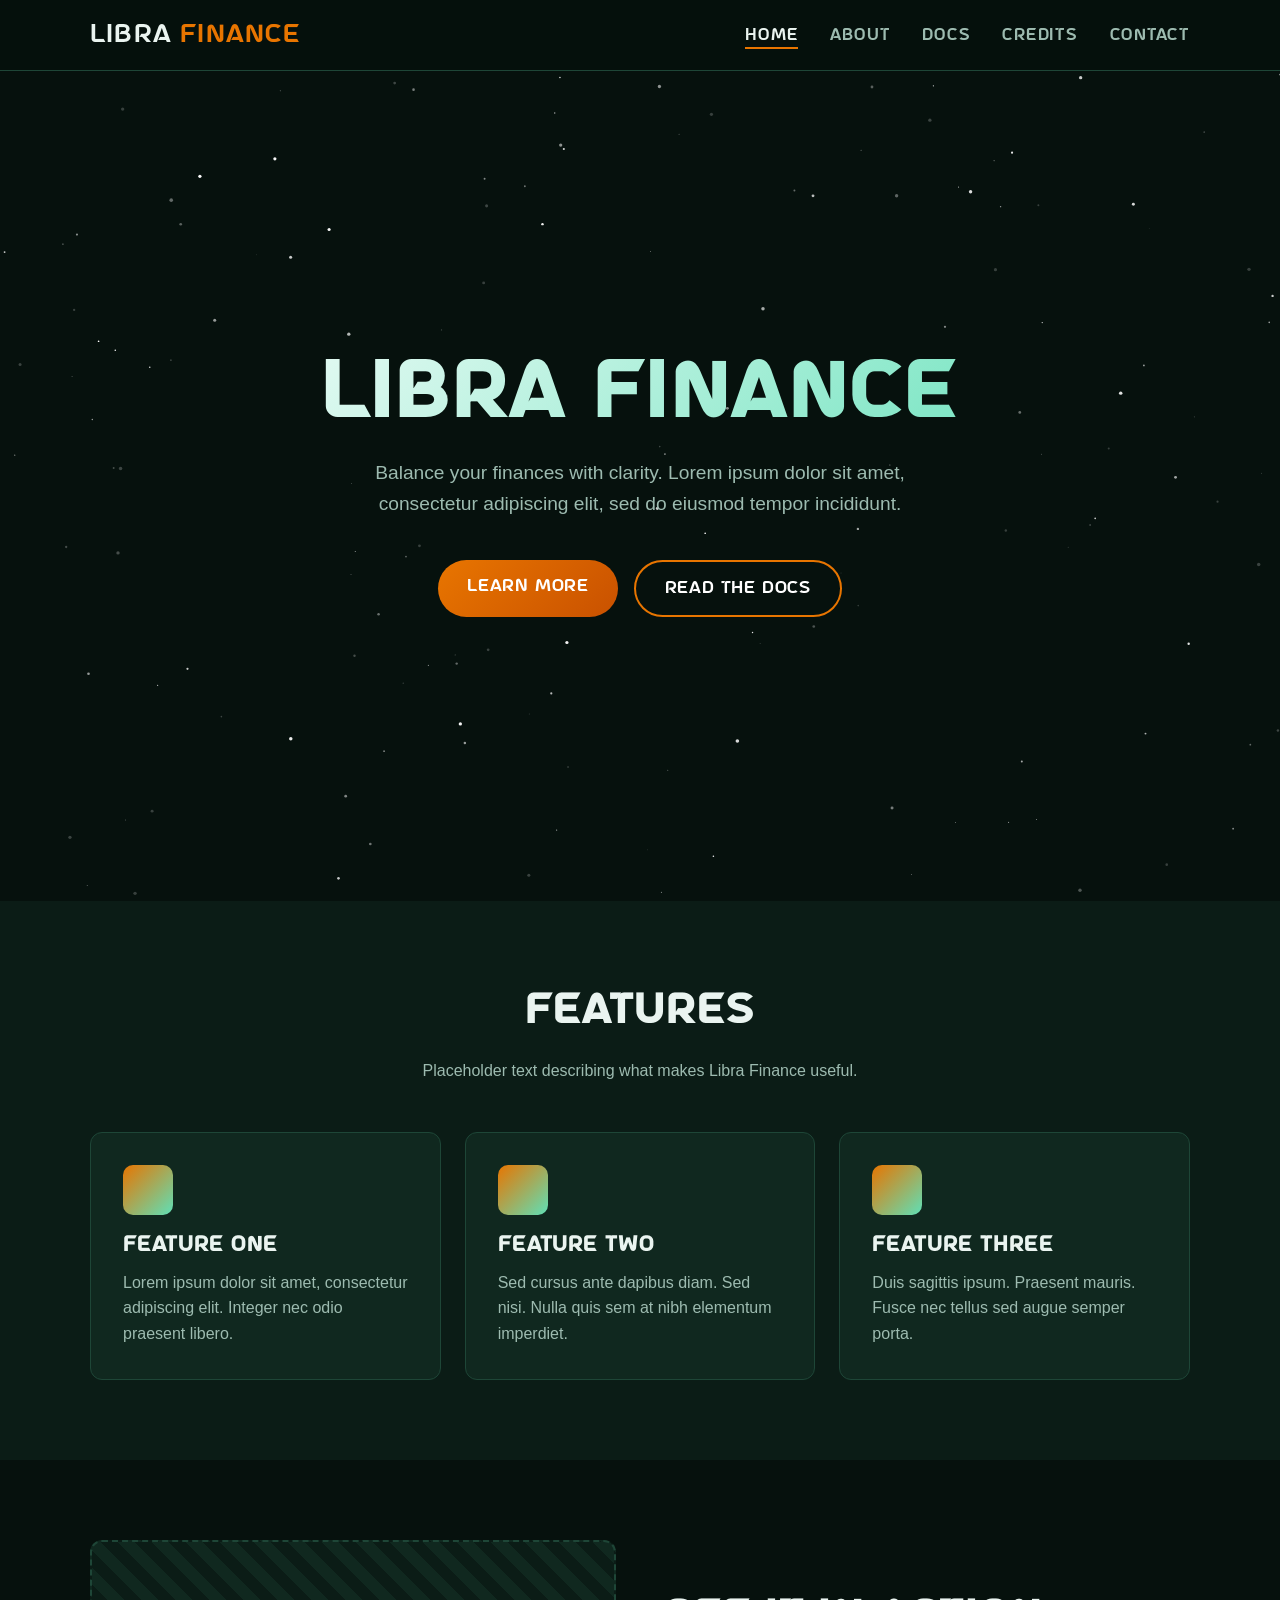
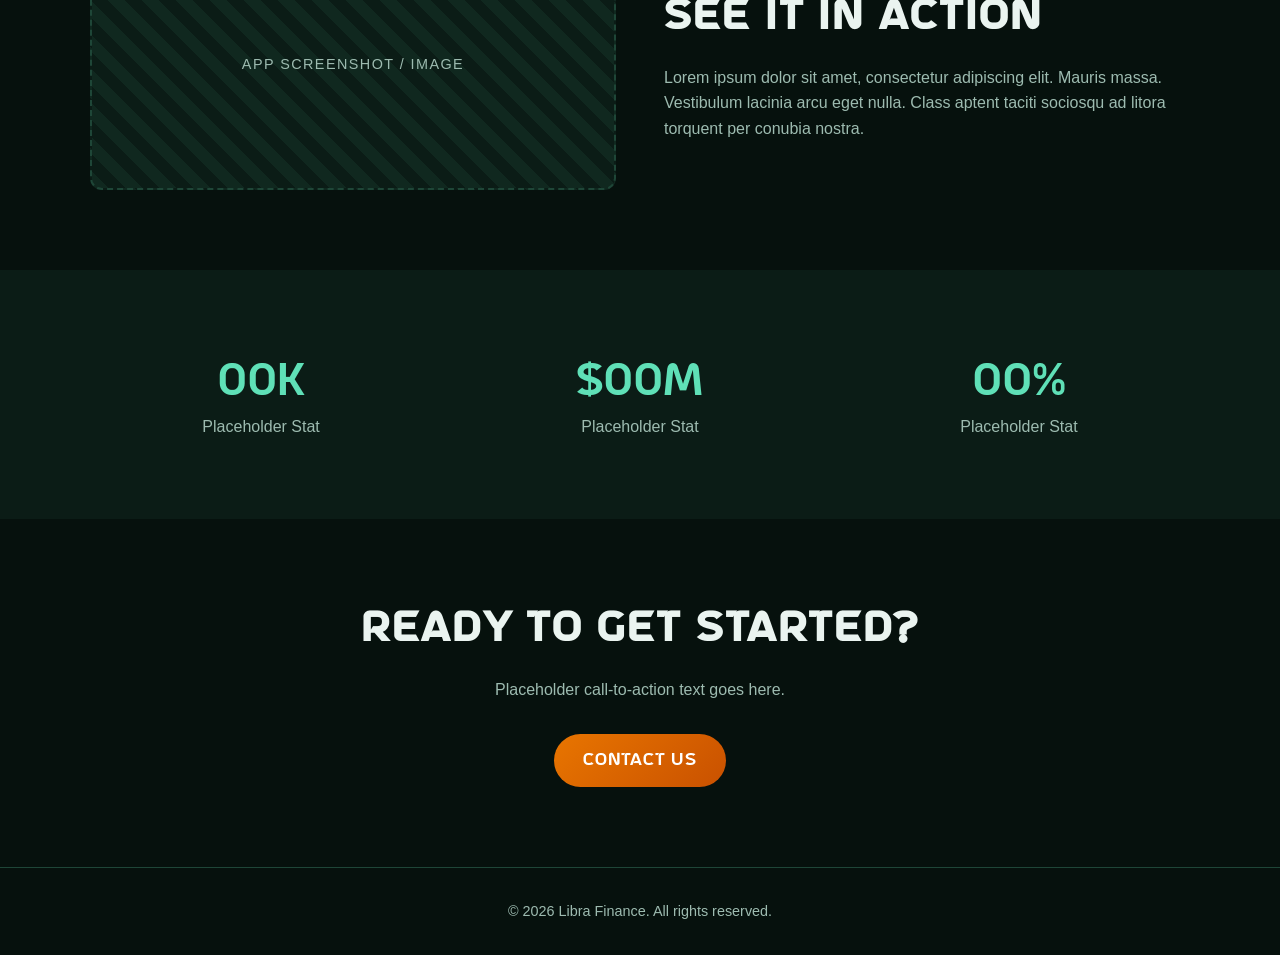
<file: LibraSide_DRAFT/index.html>
<!DOCTYPE html>
<html lang="en">
<head>
  <meta charset="UTF-8">
  <meta name="viewport" content="width=device-width, initial-scale=1.0">
  <title>Libra Finance</title>
  <link rel="stylesheet" href="css/style.css">
</head>
<body>
  <nav class="navbar">
    <div class="container">
      <a href="index.html" class="logo">Libra <span>Finance</span></a>
      <button class="nav-toggle" aria-label="Toggle navigation">&#9776;</button>
      <ul class="nav-links">
        <li><a href="index.html">Home</a></li>
        <li><a href="about.html">About</a></li>
        <li><a href="docs.html">Docs</a></li>
        <li><a href="credits.html">Credits</a></li>
        <li><a href="contact.html">Contact</a></li>
      </ul>
    </div>
  </nav>

  <main>
    <section class="hero">
      <canvas id="stars"></canvas>
      <div class="container">
        <h1>Libra Finance</h1>
        <p>Balance your finances with clarity. Lorem ipsum dolor sit amet, consectetur adipiscing elit, sed do eiusmod tempor incididunt.</p>
        <div class="actions">
          <a href="about.html" class="btn">Learn More</a>
          <a href="docs.html" class="btn outline">Read the Docs</a>
        </div>
      </div>
    </section>

    <section class="alt">
      <div class="container">
        <div class="section-title">
          <h2>Features</h2>
          <p>Placeholder text describing what makes Libra Finance useful.</p>
        </div>
        <div class="grid grid-3">
          <div class="card">
            <div class="icon"></div>
            <h3>Feature One</h3>
            <p>Lorem ipsum dolor sit amet, consectetur adipiscing elit. Integer nec odio praesent libero.</p>
          </div>
          <div class="card">
            <div class="icon"></div>
            <h3>Feature Two</h3>
            <p>Sed cursus ante dapibus diam. Sed nisi. Nulla quis sem at nibh elementum imperdiet.</p>
          </div>
          <div class="card">
            <div class="icon"></div>
            <h3>Feature Three</h3>
            <p>Duis sagittis ipsum. Praesent mauris. Fusce nec tellus sed augue semper porta.</p>
          </div>
        </div>
      </div>
    </section>

    <section>
      <div class="container grid grid-2">
        <div class="placeholder">App Screenshot / Image</div>
        <div>
          <h2>See It In Action</h2>
          <p>Lorem ipsum dolor sit amet, consectetur adipiscing elit. Mauris massa. Vestibulum lacinia arcu eget nulla. Class aptent taciti sociosqu ad litora torquent per conubia nostra.</p>
        </div>
      </div>
    </section>

    <section class="alt">
      <div class="container stats">
        <div><div class="stat-number">00K</div><p>Placeholder Stat</p></div>
        <div><div class="stat-number">$00M</div><p>Placeholder Stat</p></div>
        <div><div class="stat-number">00%</div><p>Placeholder Stat</p></div>
      </div>
    </section>

    <section class="cta">
      <div class="container">
        <h2>Ready to Get Started?</h2>
        <p>Placeholder call-to-action text goes here.</p>
        <a href="contact.html" class="btn">Contact Us</a>
      </div>
    </section>
  </main>

  <footer>
    <div class="container">
      <p>&copy; <span id="year"></span> Libra Finance. All rights reserved.</p>
    </div>
  </footer>

  <script src="js/main.js"></script>
</body>
</html>
</file>
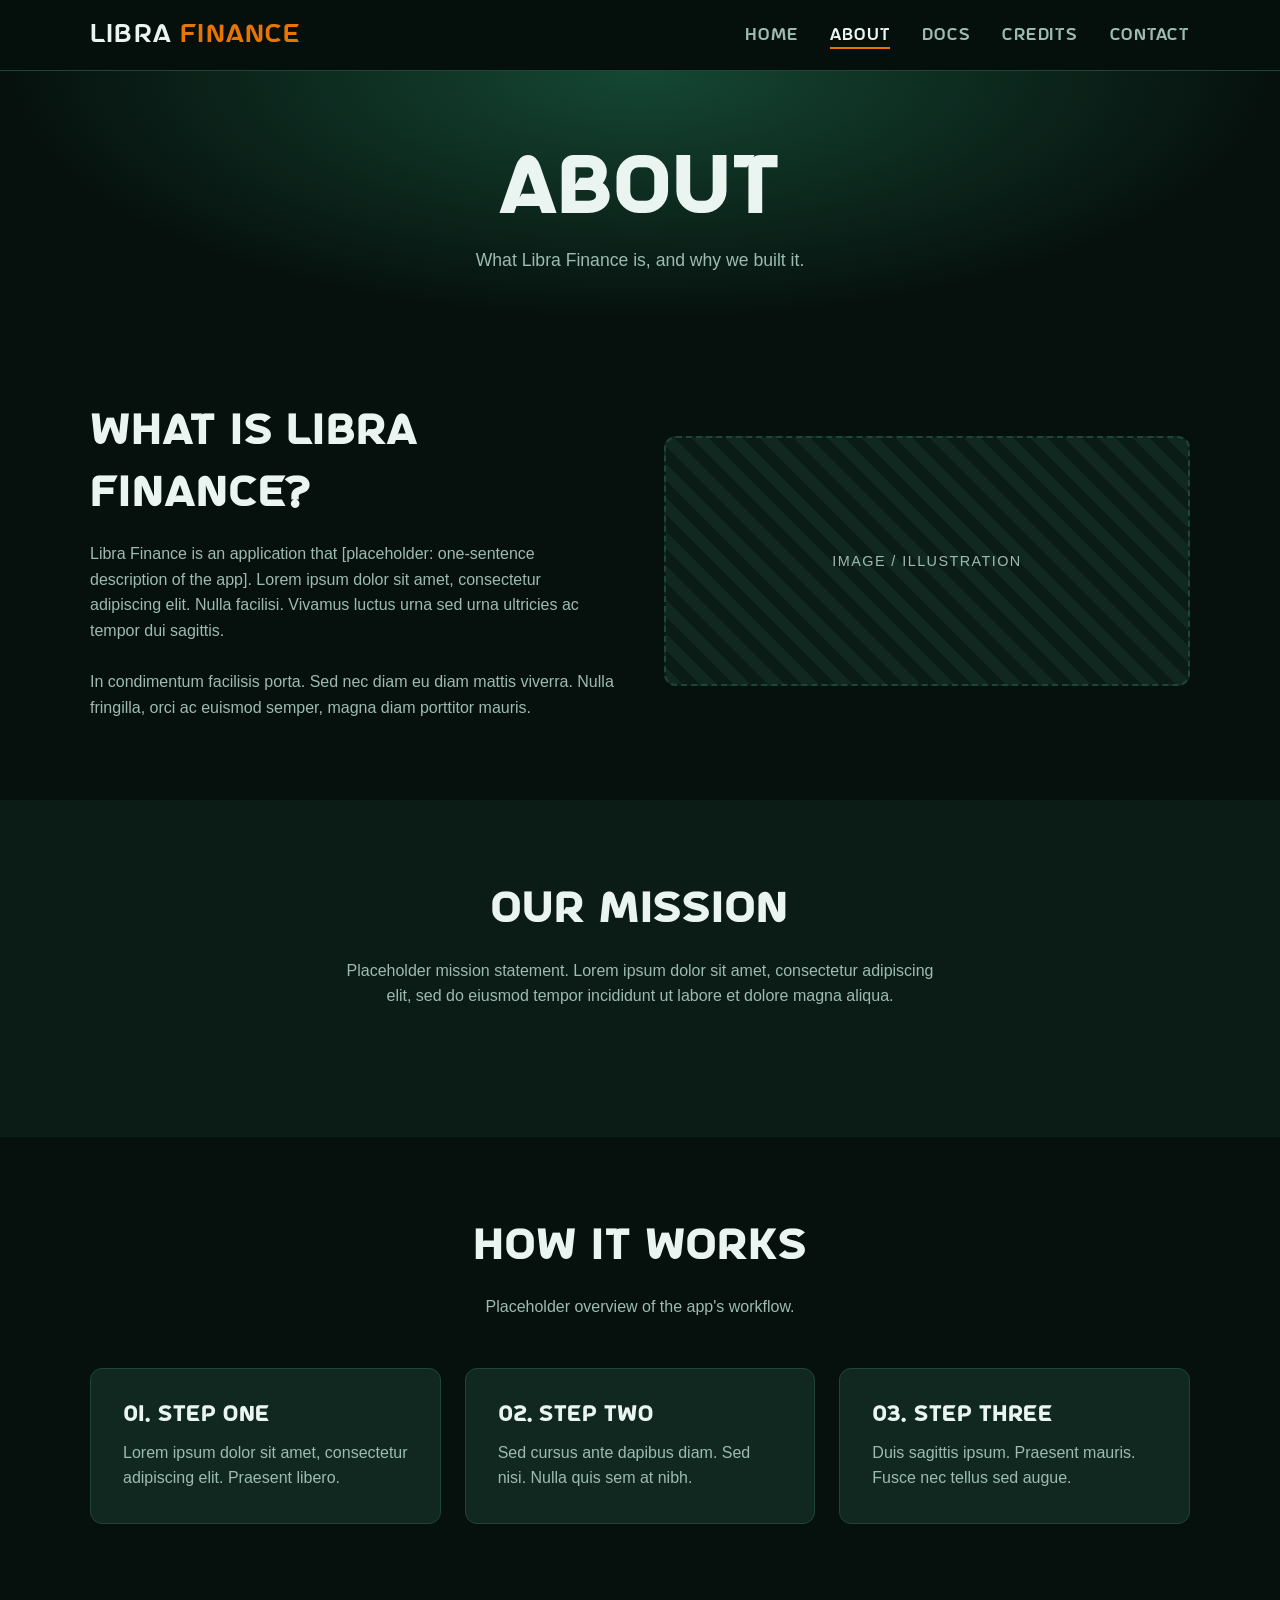
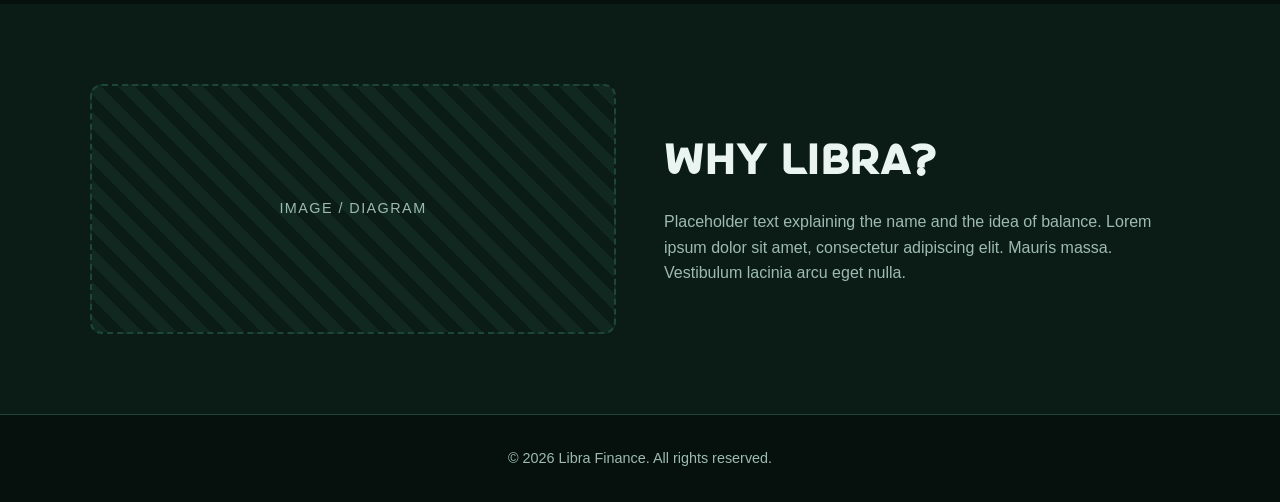
<file: LibraSide_DRAFT/about.html>
<!DOCTYPE html>
<html lang="en">
<head>
  <meta charset="UTF-8">
  <meta name="viewport" content="width=device-width, initial-scale=1.0">
  <title>About | Libra Finance</title>
  <link rel="stylesheet" href="css/style.css">
</head>
<body>
  <nav class="navbar">
    <div class="container">
      <a href="index.html" class="logo">Libra <span>Finance</span></a>
      <button class="nav-toggle" aria-label="Toggle navigation">&#9776;</button>
      <ul class="nav-links">
        <li><a href="index.html">Home</a></li>
        <li><a href="about.html">About</a></li>
        <li><a href="docs.html">Docs</a></li>
        <li><a href="credits.html">Credits</a></li>
        <li><a href="contact.html">Contact</a></li>
      </ul>
    </div>
  </nav>

  <main>
    <header class="page-header">
      <div class="container">
        <h1>About</h1>
        <p>What Libra Finance is, and why we built it.</p>
      </div>
    </header>

    <section>
      <div class="container grid grid-2">
        <div>
          <h2>What Is Libra Finance?</h2>
          <p>Libra Finance is an application that [placeholder: one-sentence description of the app]. Lorem ipsum dolor sit amet, consectetur adipiscing elit. Nulla facilisi. Vivamus luctus urna sed urna ultricies ac tempor dui sagittis.</p>
          <br>
          <p>In condimentum facilisis porta. Sed nec diam eu diam mattis viverra. Nulla fringilla, orci ac euismod semper, magna diam porttitor mauris.</p>
        </div>
        <div class="placeholder">Image / Illustration</div>
      </div>
    </section>

    <section class="alt">
      <div class="container">
        <div class="section-title">
          <h2>Our Mission</h2>
          <p>Placeholder mission statement. Lorem ipsum dolor sit amet, consectetur adipiscing elit, sed do eiusmod tempor incididunt ut labore et dolore magna aliqua.</p>
        </div>
      </div>
    </section>

    <section>
      <div class="container">
        <div class="section-title">
          <h2>How It Works</h2>
          <p>Placeholder overview of the app's workflow.</p>
        </div>
        <div class="grid grid-3">
          <div class="card">
            <h3>01. Step One</h3>
            <p>Lorem ipsum dolor sit amet, consectetur adipiscing elit. Praesent libero.</p>
          </div>
          <div class="card">
            <h3>02. Step Two</h3>
            <p>Sed cursus ante dapibus diam. Sed nisi. Nulla quis sem at nibh.</p>
          </div>
          <div class="card">
            <h3>03. Step Three</h3>
            <p>Duis sagittis ipsum. Praesent mauris. Fusce nec tellus sed augue.</p>
          </div>
        </div>
      </div>
    </section>

    <section class="alt">
      <div class="container grid grid-2">
        <div class="placeholder">Image / Diagram</div>
        <div>
          <h2>Why Libra?</h2>
          <p>Placeholder text explaining the name and the idea of balance. Lorem ipsum dolor sit amet, consectetur adipiscing elit. Mauris massa. Vestibulum lacinia arcu eget nulla.</p>
        </div>
      </div>
    </section>
  </main>

  <footer>
    <div class="container">
      <p>&copy; <span id="year"></span> Libra Finance. All rights reserved.</p>
    </div>
  </footer>

  <script src="js/main.js"></script>
</body>
</html>
</file>
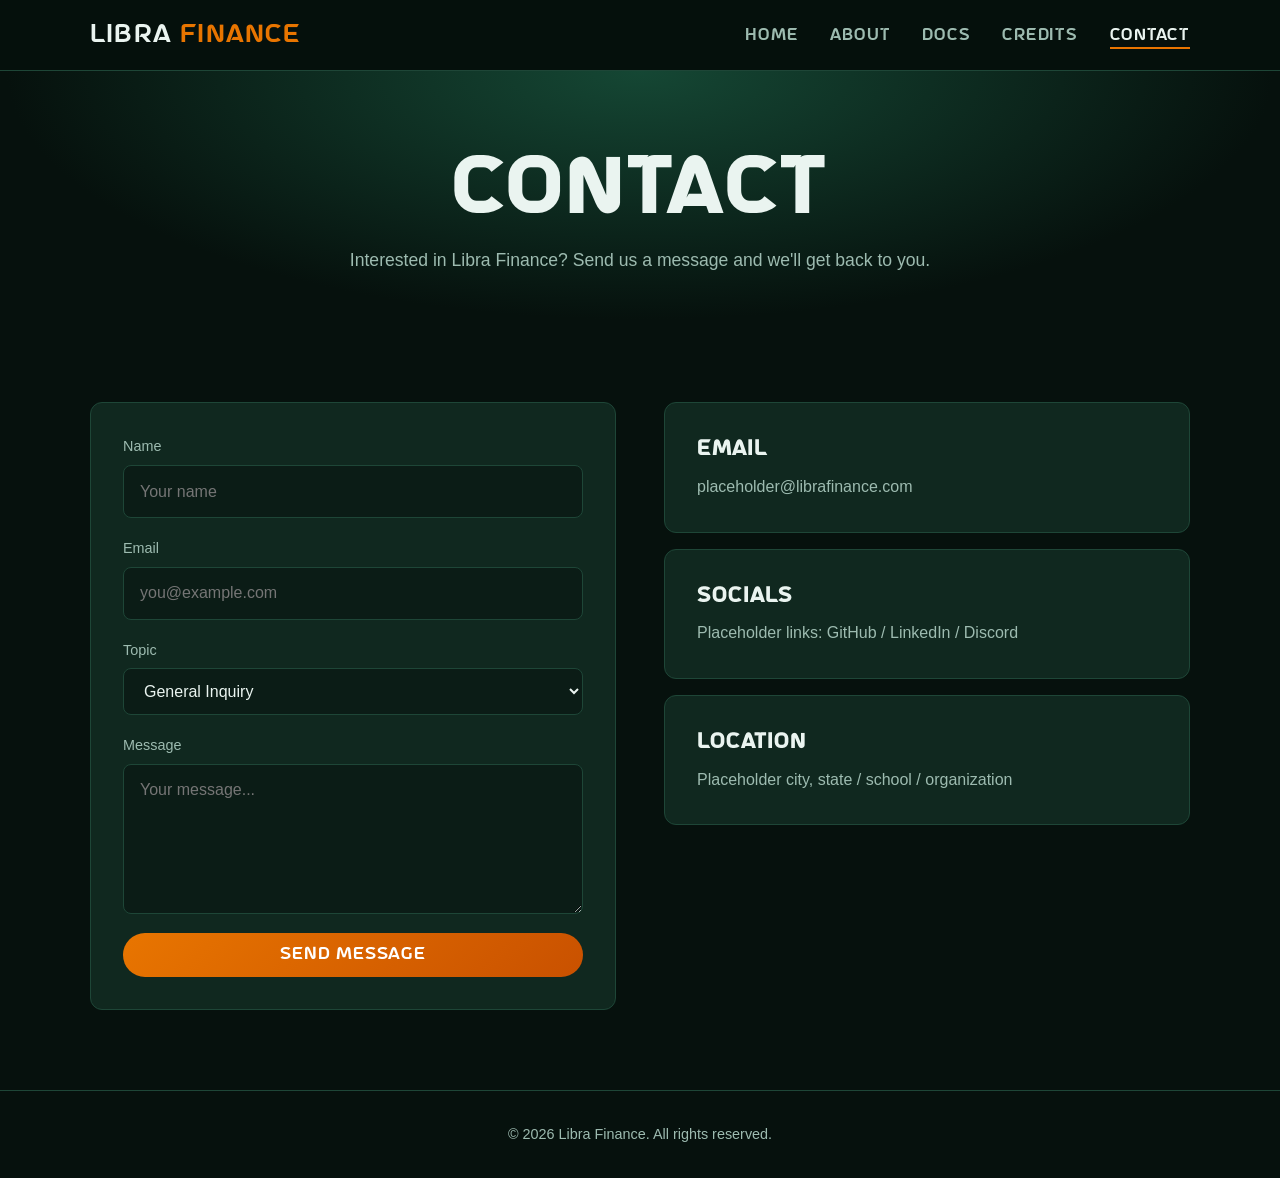
<file: LibraSide_DRAFT/contact.html>
<!DOCTYPE html>
<html lang="en">
<head>
  <meta charset="UTF-8">
  <meta name="viewport" content="width=device-width, initial-scale=1.0">
  <title>Contact | Libra Finance</title>
  <link rel="stylesheet" href="css/style.css">
</head>
<body>
  <nav class="navbar">
    <div class="container">
      <a href="index.html" class="logo">Libra <span>Finance</span></a>
      <button class="nav-toggle" aria-label="Toggle navigation">&#9776;</button>
      <ul class="nav-links">
        <li><a href="index.html">Home</a></li>
        <li><a href="about.html">About</a></li>
        <li><a href="docs.html">Docs</a></li>
        <li><a href="credits.html">Credits</a></li>
        <li><a href="contact.html">Contact</a></li>
      </ul>
    </div>
  </nav>

  <main>
    <header class="page-header">
      <div class="container">
        <h1>Contact</h1>
        <p>Interested in Libra Finance? Send us a message and we'll get back to you.</p>
      </div>
    </header>

    <section>
      <div class="container grid grid-2" style="align-items: start;">
        <form id="contact-form" class="contact-form card">
          <div class="form-group">
            <label for="name">Name</label>
            <input type="text" id="name" name="name" placeholder="Your name" required>
          </div>
          <div class="form-group">
            <label for="email">Email</label>
            <input type="email" id="email" name="email" placeholder="you@example.com" required>
          </div>
          <div class="form-group">
            <label for="topic">Topic</label>
            <select id="topic" name="topic">
              <option>General Inquiry</option>
              <option>Partnership</option>
              <option>Feedback</option>
              <option>Other</option>
            </select>
          </div>
          <div class="form-group">
            <label for="message">Message</label>
            <textarea id="message" name="message" placeholder="Your message..." required></textarea>
          </div>
          <button type="submit" class="btn">Send Message</button>
          <div id="form-message" class="form-message"></div>
        </form>

        <div class="contact-info">
          <div class="card">
            <h3>Email</h3>
            <p>placeholder@librafinance.com</p>
          </div>
          <div class="card">
            <h3>Socials</h3>
            <p>Placeholder links: GitHub / LinkedIn / Discord</p>
          </div>
          <div class="card">
            <h3>Location</h3>
            <p>Placeholder city, state / school / organization</p>
          </div>
        </div>
      </div>
    </section>
  </main>

  <footer>
    <div class="container">
      <p>&copy; <span id="year"></span> Libra Finance. All rights reserved.</p>
    </div>
  </footer>

  <script src="js/main.js"></script>
</body>
</html>
</file>
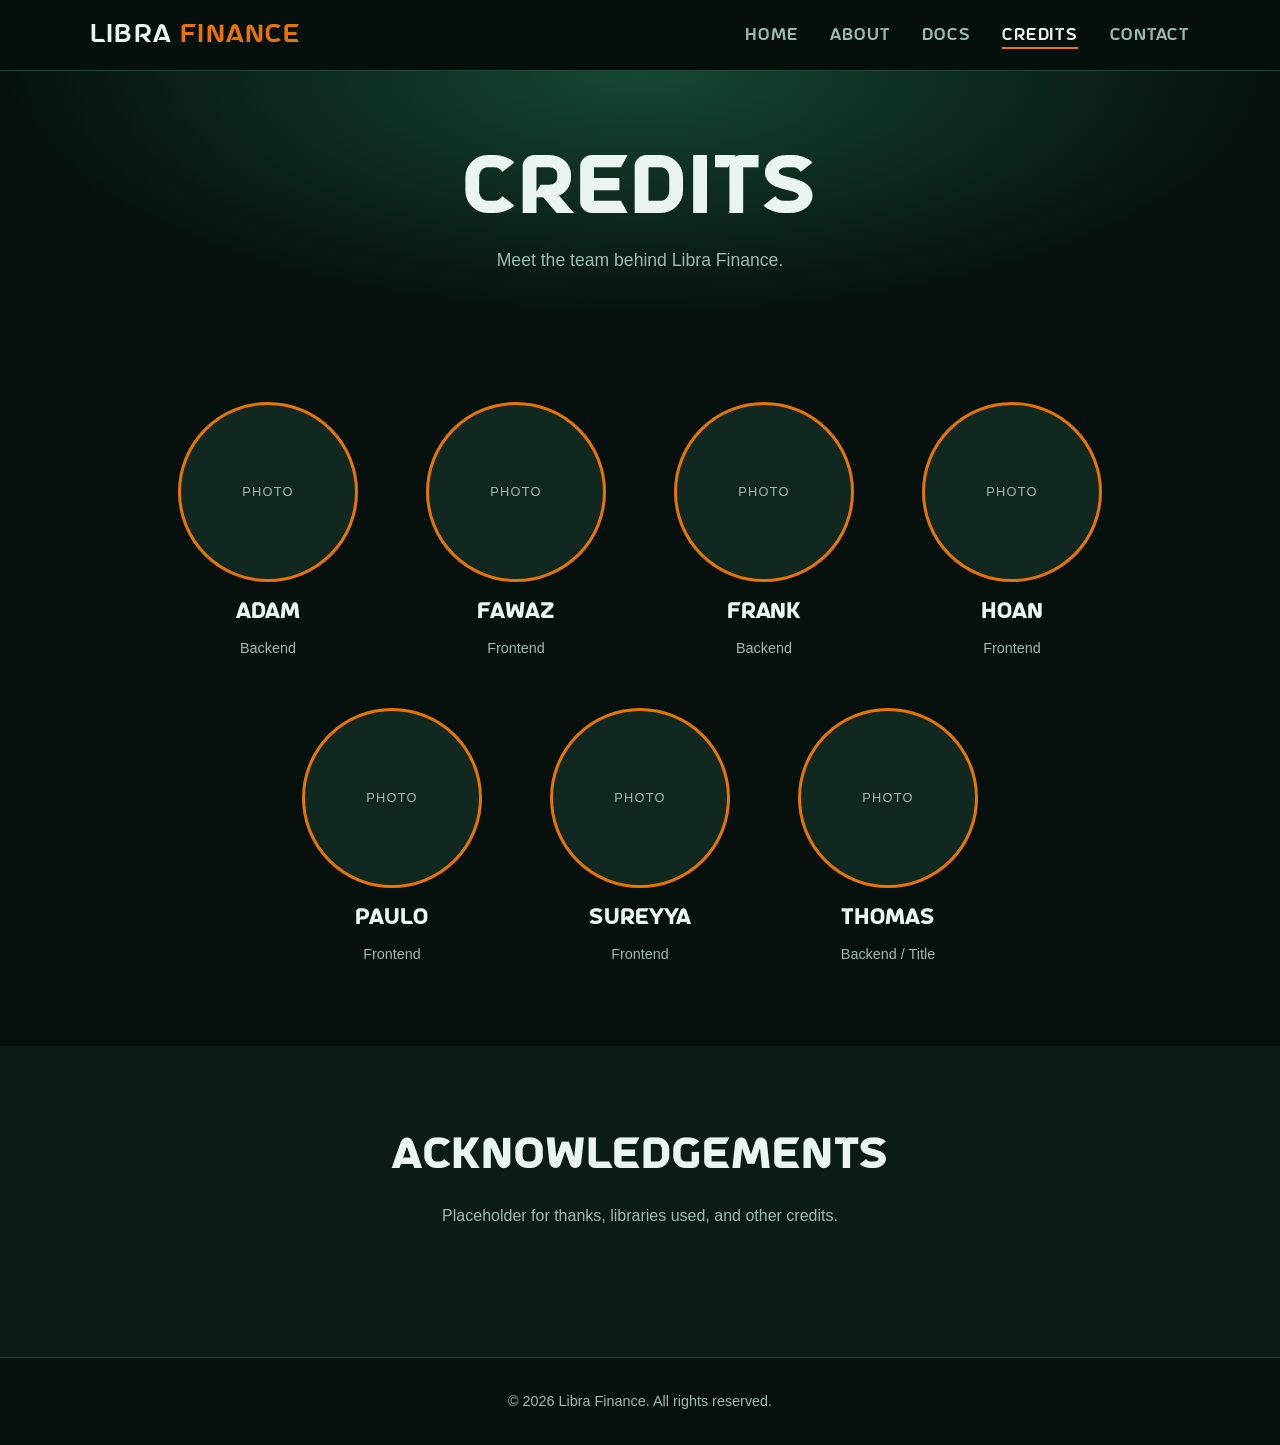
<file: LibraSide_DRAFT/credits.html>
<!doctype html>
<html lang="en">
  <head>
    <meta charset="UTF-8" />
    <meta name="viewport" content="width=device-width, initial-scale=1.0" />
    <title>Credits | Libra Finance</title>
    <link rel="stylesheet" href="css/style.css" />
  </head>
  <body>
    <nav class="navbar">
      <div class="container">
        <a href="index.html" class="logo">Libra <span>Finance</span></a>
        <button class="nav-toggle" aria-label="Toggle navigation">
          &#9776;
        </button>
        <ul class="nav-links">
          <li><a href="index.html">Home</a></li>
          <li><a href="about.html">About</a></li>
          <li><a href="docs.html">Docs</a></li>
          <li><a href="credits.html">Credits</a></li>
          <li><a href="contact.html">Contact</a></li>
        </ul>
      </div>
    </nav>

    <main>
      <header class="page-header">
        <div class="container">
          <h1>Credits</h1>
          <p>Meet the team behind Libra Finance.</p>
        </div>
      </header>

      <section>
        <div class="container">
          <!-- To add a photo, replace the "Photo" text with: <img src="images/name.jpg" alt="Name"> -->
          <div class="team-grid">
            <div class="member">
              <div class="avatar">Photo</div>
              <h3>Adam</h3>
              <p class="role">Backend</p>
            </div>
            <div class="member">
              <div class="avatar">Photo</div>
              <h3>Fawaz</h3>
              <p class="role">Frontend</p>
            </div>
            <div class="member">
              <div class="avatar">Photo</div>
              <h3>Frank</h3>
              <p class="role">Backend</p>
            </div>
            <div class="member">
              <div class="avatar">Photo</div>
              <h3>Hoan</h3>
              <p class="role">Frontend</p>
            </div>
            <div class="member">
              <div class="avatar">Photo</div>
              <h3>Paulo</h3>
              <p class="role">Frontend</p>
            </div>
            <div class="member">
              <div class="avatar">Photo</div>
              <h3>Sureyya</h3>
              <p class="role">Frontend</p>
            </div>
            <div class="member">
              <div class="avatar">Photo</div>
              <h3>Thomas</h3>
              <p class="role">Backend / Title</p>
            </div>
          </div>
        </div>
      </section>

      <section class="alt">
        <div class="container">
          <div class="section-title">
            <h2>Acknowledgements</h2>
            <p>Placeholder for thanks, libraries used, and other credits.</p>
          </div>
        </div>
      </section>
    </main>

    <footer>
      <div class="container">
        <p>
          &copy; <span id="year"></span> Libra Finance. All rights reserved.
        </p>
      </div>
    </footer>

    <script src="js/main.js"></script>
  </body>
</html>
</file>
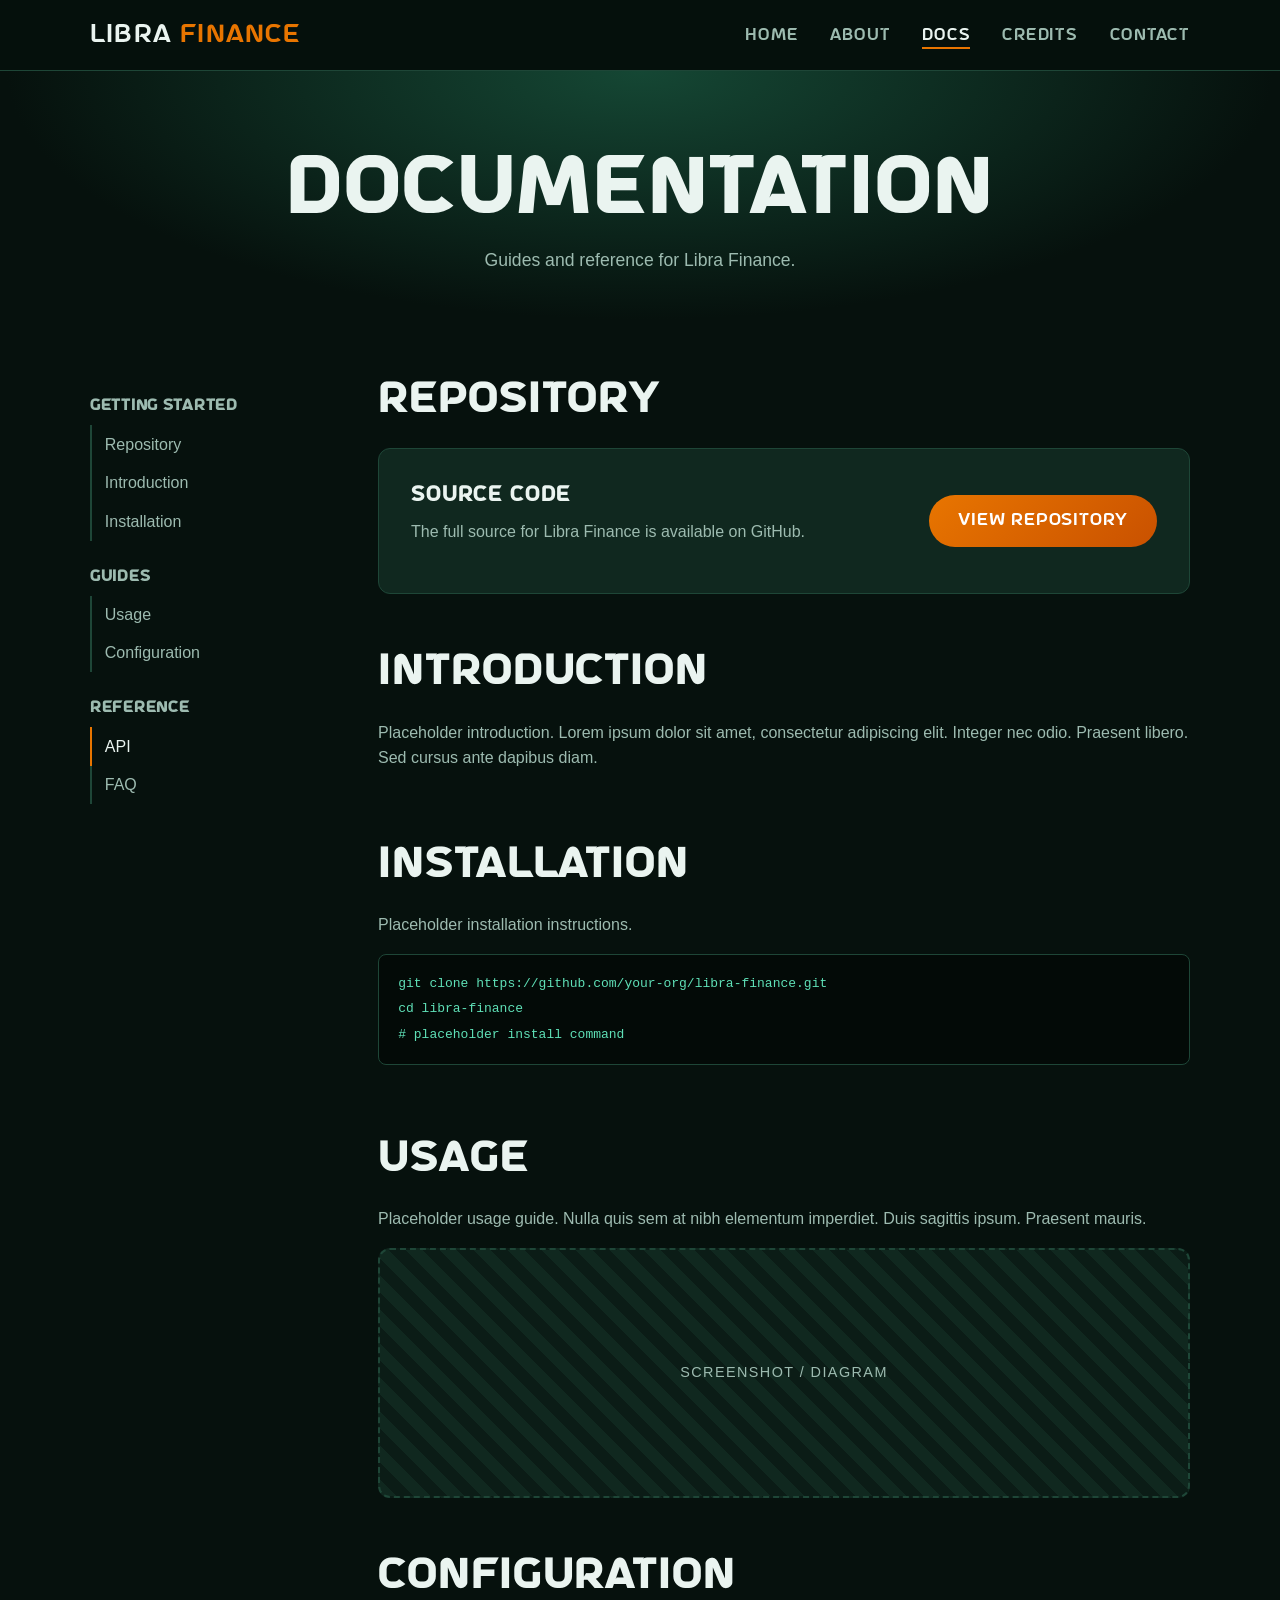
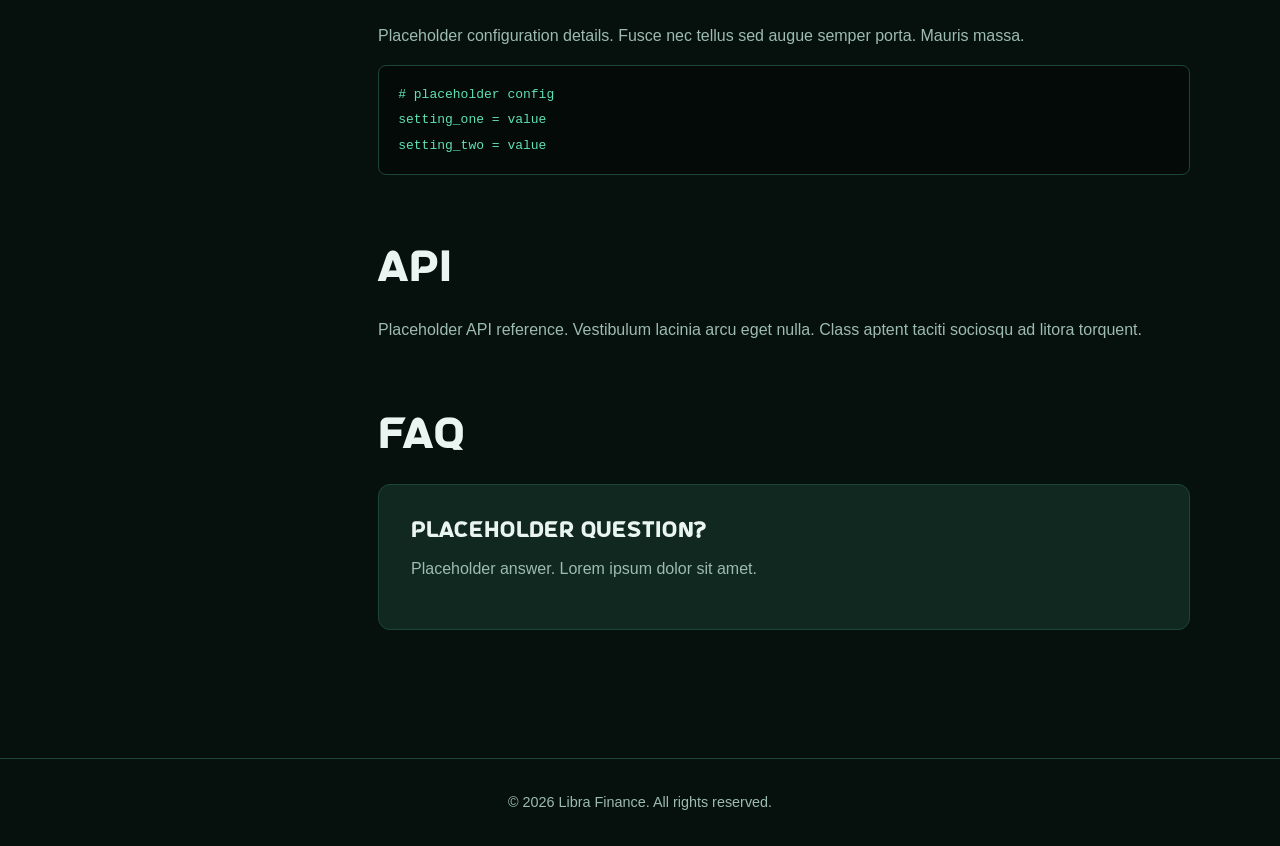
<file: LibraSide_DRAFT/docs.html>
<!DOCTYPE html>
<html lang="en">
<head>
  <meta charset="UTF-8">
  <meta name="viewport" content="width=device-width, initial-scale=1.0">
  <title>Documentation | Libra Finance</title>
  <link rel="stylesheet" href="css/style.css">
</head>
<body>
  <nav class="navbar">
    <div class="container">
      <a href="index.html" class="logo">Libra <span>Finance</span></a>
      <button class="nav-toggle" aria-label="Toggle navigation">&#9776;</button>
      <ul class="nav-links">
        <li><a href="index.html">Home</a></li>
        <li><a href="about.html">About</a></li>
        <li><a href="docs.html">Docs</a></li>
        <li><a href="credits.html">Credits</a></li>
        <li><a href="contact.html">Contact</a></li>
      </ul>
    </div>
  </nav>

  <main>
    <header class="page-header">
      <div class="container">
        <h1>Documentation</h1>
        <p>Guides and reference for Libra Finance.</p>
      </div>
    </header>

    <div class="container docs-layout">
      <aside class="docs-sidebar">
        <h3>Getting Started</h3>
        <ul>
          <li><a href="#repository">Repository</a></li>
          <li><a href="#introduction">Introduction</a></li>
          <li><a href="#installation">Installation</a></li>
        </ul>
        <h3>Guides</h3>
        <ul>
          <li><a href="#usage">Usage</a></li>
          <li><a href="#configuration">Configuration</a></li>
        </ul>
        <h3>Reference</h3>
        <ul>
          <li><a href="#api">API</a></li>
          <li><a href="#faq">FAQ</a></li>
        </ul>
      </aside>

      <div class="docs-content">
        <section id="repository">
          <h2>Repository</h2>
          <div class="card repo-box">
            <div>
              <h3>Source Code</h3>
              <p>The full source for Libra Finance is available on GitHub.</p>
            </div>
            <!-- Replace "#" with the repository URL -->
            <a href="#" class="btn" target="_blank" rel="noopener">View Repository</a>
          </div>
        </section>

        <section id="introduction">
          <h2>Introduction</h2>
          <p>Placeholder introduction. Lorem ipsum dolor sit amet, consectetur adipiscing elit. Integer nec odio. Praesent libero. Sed cursus ante dapibus diam.</p>
        </section>

        <section id="installation">
          <h2>Installation</h2>
          <p>Placeholder installation instructions.</p>
          <pre><code>git clone https://github.com/your-org/libra-finance.git
cd libra-finance
# placeholder install command</code></pre>
        </section>

        <section id="usage">
          <h2>Usage</h2>
          <p>Placeholder usage guide. Nulla quis sem at nibh elementum imperdiet. Duis sagittis ipsum. Praesent mauris.</p>
          <div class="placeholder">Screenshot / Diagram</div>
        </section>

        <section id="configuration">
          <h2>Configuration</h2>
          <p>Placeholder configuration details. Fusce nec tellus sed augue semper porta. Mauris massa.</p>
          <pre><code># placeholder config
setting_one = value
setting_two = value</code></pre>
        </section>

        <section id="api">
          <h2>API</h2>
          <p>Placeholder API reference. Vestibulum lacinia arcu eget nulla. Class aptent taciti sociosqu ad litora torquent.</p>
        </section>

        <section id="faq">
          <h2>FAQ</h2>
          <div class="card">
            <h3>Placeholder question?</h3>
            <p>Placeholder answer. Lorem ipsum dolor sit amet.</p>
          </div>
        </section>
      </div>
    </div>
  </main>

  <footer>
    <div class="container">
      <p>&copy; <span id="year"></span> Libra Finance. All rights reserved.</p>
    </div>
  </footer>

  <script src="js/main.js"></script>
</body>
</html>
</file>
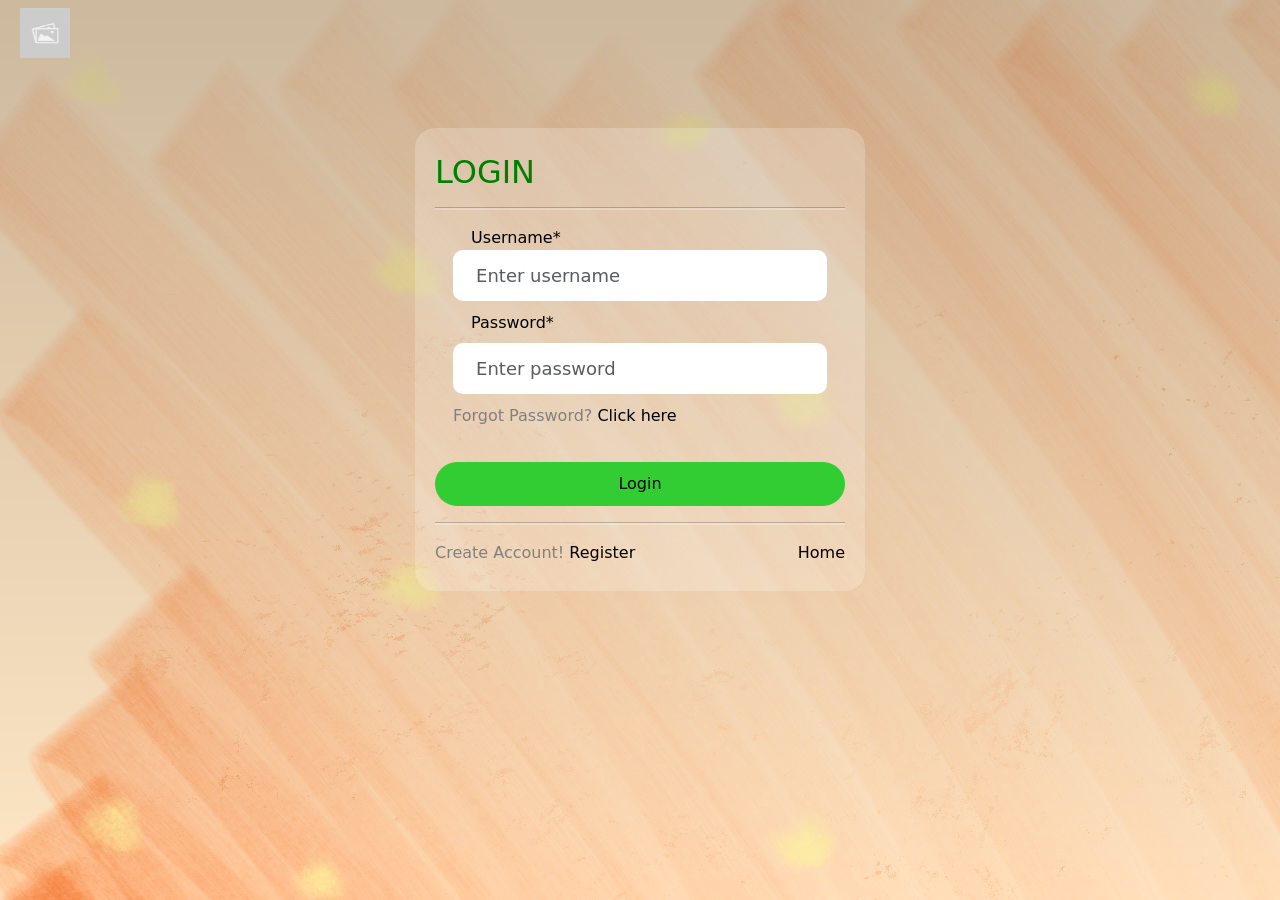
<file: Application/Login_Page/login.html>
<!-- TUTORIAL FOLLOWED: https://www.youtube.com/watch?v=ACyX66rC-ww&list=PLO_ZMDiQrSzY89-MdKfPG8XwP7_seWS7J&t=1318s -->
<!-- TBD: Add footer section when contents such as 'Home', 'Tutorial', 'About', and 'Contact' are implemented -->
<!doctype html>
<html lang="en">
  <head>
    <meta charset="UTF-8" />
    <meta name="viewport" content="width=device-width, initial-scale=1.0" />
    <title>Login Page</title>
    <!-- Bootstrap 5 CDN for CSS and JS -->
    <link
      href="https://cdn.jsdelivr.net/npm/bootstrap@5.0.2/dist/css/bootstrap.min.css"
      rel="stylesheet"
      integrity="sha384-EVSTQN3/azprG1Anm3QDgpJLIm9Nao0Yz1ztcQTwFspd3yD65VohhpuuCOmLASjC"
      crossorigin="anonymous"
    />
    <script
      src="https://cdn.jsdelivr.net/npm/bootstrap@5.0.2/dist/js/bootstrap.bundle.min.js"
      integrity="sha384-MrcW6ZMFYlzcLA8Nl+NtUVF0sA7MsXsP1UyJoMp4YLEuNSfAP+JcXn/tWtIaxVXM"
      crossorigin="anonymous"
    ></script>

    <link rel="stylesheet" href="login.css" />
    <script src="login.js" defer></script>
  </head>
  <body>
    <header>
      <nav class="navbar navbar-expand-lg fixed-top">
        <a href=""
          ><img
            src="placeholder.jpg"
            height="50"
            style="padding-left: 20px"
            alt="placeholder for now"
        /></a>
      </nav>
    </header>

    <section class="container">
      <h2>LOGIN</h2>
      <hr />

      <form class="form" method="post" action="">
        <div class="row justify-content-center">
          <div class="col-sm-11">
            <label for="username" class="control label">Username*</label>
            <input
              type="text"
              class="form-control"
              name="username"
              placeholder="Enter username"
            />
          </div>
        </div>

        <div class="row justify-content-center">
          <div class="col-sm-11">
            <label for="password" class="form-label">Password*</label>
            <input
              type="text"
              class="form-control"
              name="password"
              placeholder="Enter password"
            />
          </div>
        </div>

        <div class="row justify-content-center">
          <div class="col-sm-11">
            <p>Forgot Password? <a href="">Click here</a></p>
          </div>
          <div class="col-xs-offset-2 mt-2">
            <button type="submit" class="btn btn-warning" name="submit">
              Login
            </button>
          </div>
        </div>
      </form>
      <hr />
      <div class="row-bottom">
        <div class="col">
          <p>
            Create Account! <a href="..\Signup_Page\signup.html">Register</a>
          </p>
        </div>

        <div class="col float-end">
          <a href="">Home</a>
        </div>
      </div>
    </section>
  </body>
</html>
</file>
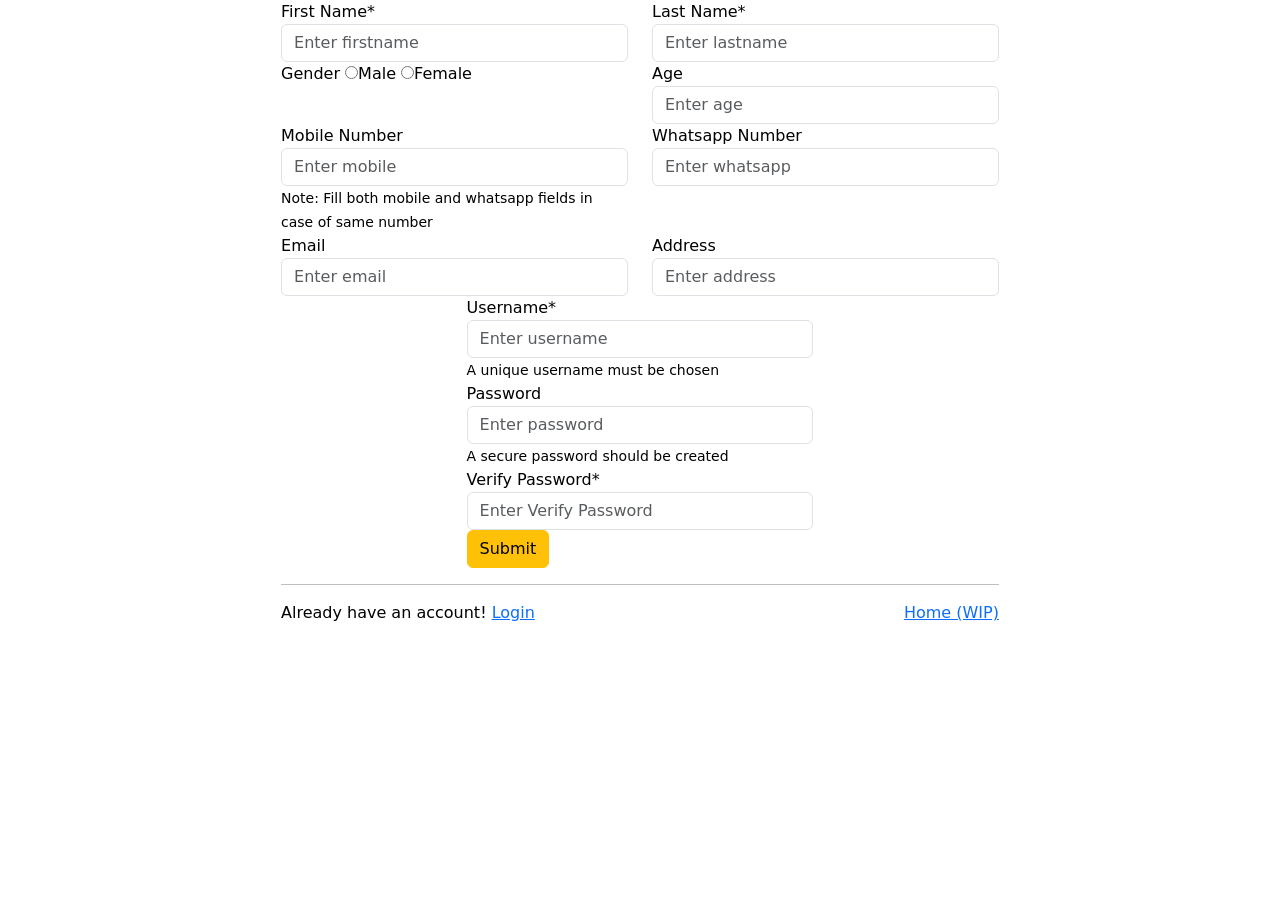
<file: Application/Signup_Page/signup.html>
<!doctype html>
<html lang="en">
  <head>
    <meta charset="UTF-8" />
    <meta name="viewport" content="width=device-width, initial-scale=1.0" />
    <title>User Registration</title>

    <!-- Bootstrap 5 CDN for CSS and JS -->
    <link
      href="https://cdn.jsdelivr.net/npm/bootstrap@5.0.2/dist/css/bootstrap.min.css"
      rel="stylesheet"
      integrity="sha384-EVSTQN3/azprG1Anm3QDgpJLIm9Nao0Yz1ztcQTwFspd3yD65VohhpuuCOmLASjC"
      crossorigin="anonymous"
    />
    <script
      src="https://cdn.jsdelivr.net/npm/bootstrap@5.0.2/dist/js/bootstrap.bundle.min.js"
      integrity="sha384-MrcW6ZMFYlzcLA8Nl+NtUVF0sA7MsXsP1UyJoMp4YLEuNSfAP+JcXn/tWtIaxVXM"
      crossorigin="anonymous"
    ></script>

    <link rel="stylesheet" href="signup.css" />
    <script src="signup.js" defer></script>
  </head>
  <body>
    <section class="" container>
      <form method="post" action="">
        <div class="row justify-content-center">
          <div class="col-sm-6">
            <label for="firstname" class="" control-label>First Name*</label>
            <input
              type="text"
              class="form-control"
              name="firstname"
              placeholder="Enter firstname"
              required
            />
          </div>
          <div class="col-sm-6">
            <label for="lastname" class="" control-label>Last Name*</label>
            <input
              type="text"
              class="form-control"
              name="lastname"
              placeholder="Enter lastname"
              required
            />
          </div>
        </div>

        <div class="row justify-content-center">
          <div class="col-sm-6">
            <label for="gender" class="" control-label>Gender</label>
            <label class="radio-inline">
              <input type="radio" name="gender" value="M" />Male
            </label>
            <label class="radio-inline">
              <input type="radio" name="gender" value="F" />Female
            </label>
          </div>
          <div class="col-sm-6">
            <label for="age" class="" control-label>Age</label>
            <input
              type="number"
              class="form-control"
              name="age"
              placeholder="Enter age"
              required
            />
          </div>
        </div>

        <div class="row justify-content-center">
          <div class="col-sm-6">
            <label for="mobile" class="" control-label>Mobile Number</label>
            <input
              type="text"
              class="form-control"
              name="mobile"
              placeholder="Enter mobile"
              required
            />
            <small
              >Note: Fill both mobile and whatsapp fields in case of same
              number</small
            >
          </div>
          <div class="col-sm-6">
            <label for="whatsapp" class="" control-label>Whatsapp Number</label>
            <input
              type="text"
              class="form-control"
              name="whatsapp"
              placeholder="Enter whatsapp"
            />
          </div>
        </div>

        <div class="row justify-content-center">
          <div class="col-sm-6">
            <label for="email" class="" control-label>Email</label>
            <input
              type="email"
              class="form-control"
              name="email"
              placeholder="Enter email"
            />
          </div>
          <div class="col-sm-6">
            <label for="address" class="" control-label>Address</label>
            <input
              type="text"
              class="form-control"
              name="lastname"
              placeholder="Enter address"
            />
          </div>
        </div>

        <div class="row justify-content-center">
          <div class="col-sm-6">
            <label for="username" class="" control-label>Username*</label>
            <input
              type="text"
              class="form-control"
              name="username"
              placeholder="Enter username"
              required
            />
            <small>A unique username must be chosen</small>
          </div>
        </div>
        <div class="row justify-content-center">
          <div class="col-sm-6">
            <label for="password" class="" control-label>Password</label>
            <input
              type="password"
              class="form-control"
              name="password"
              placeholder="Enter password"
              required
            />
            <small>A secure password should be created</small>
          </div>
        </div>
        <div class="row justify-content-center">
          <div class="col-sm-6">
            <label for="verifypassword" class="" control-label
              >Verify Password*</label
            >
            <input
              type="password"
              class="form-control"
              name="verifypassword"
              placeholder="Enter Verify Password"
              required
            />
          </div>
        </div>

        <div class="row justify-content-center">
          <div class="col-sm-6">
            <button type="submit" class="btn btn-warning" name="submit">
              Submit
            </button>
          </div>
        </div>
      </form>

      <hr />
      <div class="row justify-content-center">
        <div class="row-bottom">
          <div class="col float-start">
            <p>
              Already have an account!
              <a href="..\Login_Page\login.html">Login</a>
            </p>
          </div>
          <div class="col float-end">
            <a href="home.php">Home (WIP)</a>
          </div>
        </div>
      </div>
    </section>
  </body>
</html>
</file>
<file: LibraSide_DRAFT/css/style.css>
/* ===== Font ===== */
@font-face {
  font-family: "AstroSpace";
  src: url("../fonts/AstroSpace-0Wl3o.otf") format("opentype"),
       url("../fonts/AstroSpace-eZ2Bg.ttf") format("truetype");
  font-display: swap;
}

/* ===== Theme ===== */
:root {
  --font-display: "AstroSpace", "Segoe UI", sans-serif;
  --font-body: "Segoe UI", Roboto, Helvetica, Arial, sans-serif;
  /* Palette from Colors.png (UT Dallas brand colors) */
  --utd-orange: #e87500;
  --utd-orange-dark: #c95100;
  --utd-green: #154734;
  --utd-mint: #5fe0b7;

  --bg: #06110d;
  --bg-alt: #0b1c16;
  --card: #10281f;
  --border: #1e4637;
  --text: #eaf4f0;
  --muted: #9dbbb0;
  --accent: var(--utd-orange);
  --accent-2: var(--utd-mint);
  --radius: 12px;
  --max: 1100px;
}

* { box-sizing: border-box; margin: 0; padding: 0; }

html { scroll-behavior: smooth; }

body {
  font-family: var(--font-body);
  background: var(--bg);
  color: var(--text);
  line-height: 1.6;
  min-height: 100vh;
  display: flex;
  flex-direction: column;
}

main { flex: 1; }

h1, h2, h3, .logo, .nav-links a, .btn {
  font-family: var(--font-display);
  letter-spacing: 0.05em;
}

h1 { font-size: clamp(2.5rem, 7vw, 4.5rem); line-height: 1.1; }
h2 { font-size: clamp(1.6rem, 4vw, 2.4rem); margin-bottom: 1rem; }
h3 { font-size: 1.2rem; margin-bottom: 0.5rem; }

p { color: var(--muted); }

a { color: var(--accent-2); }

.container { width: 90%; max-width: var(--max); margin: 0 auto; }

section { padding: 5rem 0; }
section.alt { background: var(--bg-alt); }

/* ===== Navbar ===== */
.navbar {
  position: sticky;
  top: 0;
  z-index: 100;
  background: rgba(6, 17, 13, 0.85);
  backdrop-filter: blur(8px);
  border-bottom: 1px solid var(--border);
}

.navbar .container {
  display: flex;
  align-items: center;
  justify-content: space-between;
  height: 70px;
}

.logo {
  font-size: 1.5rem;
  color: var(--text);
  text-decoration: none;
}
.logo span { color: var(--accent); }

.nav-links { display: flex; gap: 2rem; list-style: none; }

.nav-links a {
  color: var(--muted);
  text-decoration: none;
  font-size: 0.95rem;
  transition: color 0.2s;
}
.nav-links a:hover,
.nav-links a.active { color: var(--text); }
.nav-links a.active { border-bottom: 2px solid var(--accent); padding-bottom: 4px; }

.nav-toggle {
  display: none;
  background: none;
  border: none;
  color: var(--text);
  font-size: 1.8rem;
  cursor: pointer;
}

/* ===== Buttons ===== */
.btn {
  display: inline-block;
  padding: 0.85rem 1.8rem;
  border-radius: 999px;
  background: linear-gradient(135deg, var(--utd-orange), var(--utd-orange-dark));
  color: #fff;
  text-decoration: none;
  border: none;
  cursor: pointer;
  font-size: 1rem;
  transition: transform 0.2s, box-shadow 0.2s;
}
.btn:hover { transform: translateY(-2px); box-shadow: 0 8px 24px rgba(232, 117, 0, 0.4); }

.btn.outline {
  background: transparent;
  border: 2px solid var(--accent);
}

/* ===== Hero ===== */
.hero {
  position: relative;
  min-height: calc(100vh - 70px);
  display: flex;
  align-items: center;
  text-align: center;
  overflow: hidden;
}

.hero canvas {
  position: absolute;
  inset: 0;
  width: 100%;
  height: 100%;
  z-index: 0;
}

.hero .container { position: relative; z-index: 1; }

.hero h1 {
  background: linear-gradient(135deg, #fff, var(--accent-2));
  -webkit-background-clip: text;
  background-clip: text;
  color: transparent;
  margin-bottom: 1.5rem;
}

.hero p { font-size: 1.2rem; max-width: 600px; margin: 0 auto 2.5rem; }

.hero .actions { display: flex; gap: 1rem; justify-content: center; flex-wrap: wrap; }

.page-header {
  padding: 5rem 0 3rem;
  text-align: center;
  background: radial-gradient(ellipse at top, var(--utd-green) 0%, var(--bg) 70%);
}
.page-header p { max-width: 650px; margin: 1rem auto 0; font-size: 1.1rem; }

/* ===== Placeholder blocks ===== */
.placeholder {
  background: repeating-linear-gradient(45deg, var(--card), var(--card) 12px, var(--bg-alt) 12px, var(--bg-alt) 24px);
  border: 2px dashed var(--border);
  border-radius: var(--radius);
  display: flex;
  align-items: center;
  justify-content: center;
  color: var(--muted);
  font-size: 0.9rem;
  text-transform: uppercase;
  letter-spacing: 0.1em;
  min-height: 250px;
}

/* ===== Grids & cards ===== */
.grid { display: grid; gap: 1.5rem; }
.grid-3 { grid-template-columns: repeat(auto-fit, minmax(260px, 1fr)); }
.grid-2 { grid-template-columns: repeat(auto-fit, minmax(320px, 1fr)); align-items: center; gap: 3rem; }

.card {
  background: var(--card);
  border: 1px solid var(--border);
  border-radius: var(--radius);
  padding: 2rem;
  transition: transform 0.2s, border-color 0.2s;
}
.card:hover { transform: translateY(-4px); border-color: var(--accent); }

.card .icon {
  width: 50px;
  height: 50px;
  border-radius: 10px;
  background: linear-gradient(135deg, var(--accent), var(--accent-2));
  margin-bottom: 1rem;
}

.section-title { text-align: center; margin-bottom: 3rem; }
.section-title p { max-width: 600px; margin: 0 auto; }

.cta { text-align: center; }
.cta p { margin-bottom: 2rem; }

/* ===== Stats ===== */
.stats { display: flex; justify-content: space-around; flex-wrap: wrap; gap: 2rem; text-align: center; }
.stat-number { font-family: var(--font-display); font-size: 2.5rem; color: var(--accent-2); }

/* ===== Credits ===== */
.team-grid {
  display: flex;
  flex-wrap: wrap;
  justify-content: center;
  gap: 3rem;
}

.member { text-align: center; width: 200px; }

.member .avatar {
  width: 180px;
  height: 180px;
  border-radius: 50%;
  margin: 0 auto 1rem;
  border: 3px solid var(--accent);
  background: var(--card);
  display: flex;
  align-items: center;
  justify-content: center;
  color: var(--muted);
  font-size: 0.8rem;
  text-transform: uppercase;
  letter-spacing: 0.1em;
  overflow: hidden;
  transition: transform 0.3s, box-shadow 0.3s;
}
.member .avatar img { width: 100%; height: 100%; object-fit: cover; }
.member:hover .avatar { transform: scale(1.05); box-shadow: 0 0 30px rgba(232, 117, 0, 0.5); }
.member .role { font-size: 0.9rem; }

/* ===== Contact ===== */
.contact-form { display: flex; flex-direction: column; gap: 1.2rem; }

.form-group { display: flex; flex-direction: column; gap: 0.4rem; }
.form-group label { font-size: 0.9rem; color: var(--muted); }

.form-group input,
.form-group select,
.form-group textarea {
  background: var(--bg-alt);
  border: 1px solid var(--border);
  border-radius: 8px;
  padding: 0.8rem 1rem;
  color: var(--text);
  font: inherit;
}
.form-group input:focus,
.form-group select:focus,
.form-group textarea:focus { outline: none; border-color: var(--accent); }
.form-group textarea { min-height: 150px; resize: vertical; }

.form-message { display: none; padding: 1rem; border-radius: 8px; background: rgba(95, 224, 183, 0.15); color: var(--accent-2); }
.form-message.show { display: block; }

.contact-info .card { margin-bottom: 1rem; }

/* ===== Docs ===== */
.docs-layout {
  display: grid;
  grid-template-columns: 240px 1fr;
  gap: 3rem;
  padding: 3rem 0 5rem;
}

.docs-sidebar {
  position: sticky;
  top: 100px;
  align-self: start;
}
.docs-sidebar h3 { font-size: 0.9rem; color: var(--muted); margin: 1.5rem 0 0.5rem; }
.docs-sidebar ul { list-style: none; }
.docs-sidebar a {
  display: block;
  padding: 0.4rem 0.8rem;
  color: var(--muted);
  text-decoration: none;
  border-left: 2px solid var(--border);
}
.docs-sidebar a:hover,
.docs-sidebar a.active { color: var(--text); border-left-color: var(--accent); }

.docs-content section { padding: 0 0 3rem; scroll-margin-top: 100px; }
.docs-content p { margin-bottom: 1rem; }

.repo-box {
  display: flex;
  align-items: center;
  justify-content: space-between;
  gap: 1rem;
  flex-wrap: wrap;
}

pre {
  background: #030a07;
  border: 1px solid var(--border);
  border-radius: 8px;
  padding: 1rem 1.2rem;
  overflow-x: auto;
  margin-bottom: 1rem;
  color: var(--accent-2);
  font-family: Consolas, "Courier New", monospace;
}

/* ===== Footer ===== */
footer {
  border-top: 1px solid var(--border);
  padding: 2rem 0;
  text-align: center;
  font-size: 0.9rem;
}
footer p { color: var(--muted); }

/* ===== Responsive ===== */
@media (max-width: 800px) {
  .nav-toggle { display: block; }
  .nav-links {
    display: none;
    position: absolute;
    top: 70px;
    left: 0;
    right: 0;
    flex-direction: column;
    gap: 0;
    background: var(--bg-alt);
    border-bottom: 1px solid var(--border);
  }
  .nav-links.open { display: flex; }
  .nav-links li a { display: block; padding: 1rem 5%; }
  .nav-links a.active { border-bottom: none; color: var(--accent); }

  .docs-layout { grid-template-columns: 1fr; }
  .docs-sidebar { position: static; }
}
</file>
<file: Application/Login_Page/login.css>
* {
    margin: 0;
    padding: 0;
}

body {
    background-image: linear-gradient(rgba(0, 0, 0, .2), rgba(0, 0, 0, 0)), url("background.jpg");
    display: flex;
    background-attachment: fixed;
    justify-content: center;
}

.container {
    max-width: 450px;
    background-color: rgba(255, 255, 255, .2);
    padding: 5px 20px 10px 20px;
    margin-top: 10%;
    border-radius: 20px;
}

label {
    color: black;
}
h2 {
    padding-top: 20px;
    color: green;
}

.col-sm-11 {
    padding-bottom: 10px;
}
body a {
    text-decoration: none;
    color: black;
    font-weight: 500;
}

body label {
    padding-left: 18px;
}

p {
    color: gray;
}

.btn {
    width: 100%;
    padding: 10px 70px 10px 70px;
    border: none !important;
    border-radius: 25px !important;
    background-color: limegreen;
}

input[type=text], input[type=password] {
    border-radius: 10px;
    font-size: 18px;
    border: none !important;
    padding: 12px 12px 12px 23px;
}

hr {
    background-color: #fff;
    padding: 1px;
}

.row-bottom .col {
    display: inline-block;
    margin: 0;
}

.btn:hover {
    background-color: green;
}

/*
======================
    RESPONSIVENESS
======================
*/

@media only screen and (max-width: 990) {
    .navbar img {
        height: 65px;
        margin-top: 10px;
    }
    .container {
        max-width: 350;
        background-color: rgba(255, 255, 255, .1);
        padding: 5px 20px 10px 20px;
        margin-top: 30%;
        border-radius: 20px;
    }
}

.navbar {
    text-align: center;
}
</file>
<file: Application/Signup_Page/signup.css>
* {
    margin: 0;
    padding: 0;
}

body {
    display: flex;
    background-attachment: fixed;
    justify-content: center;
    color: black;
}
</file>
